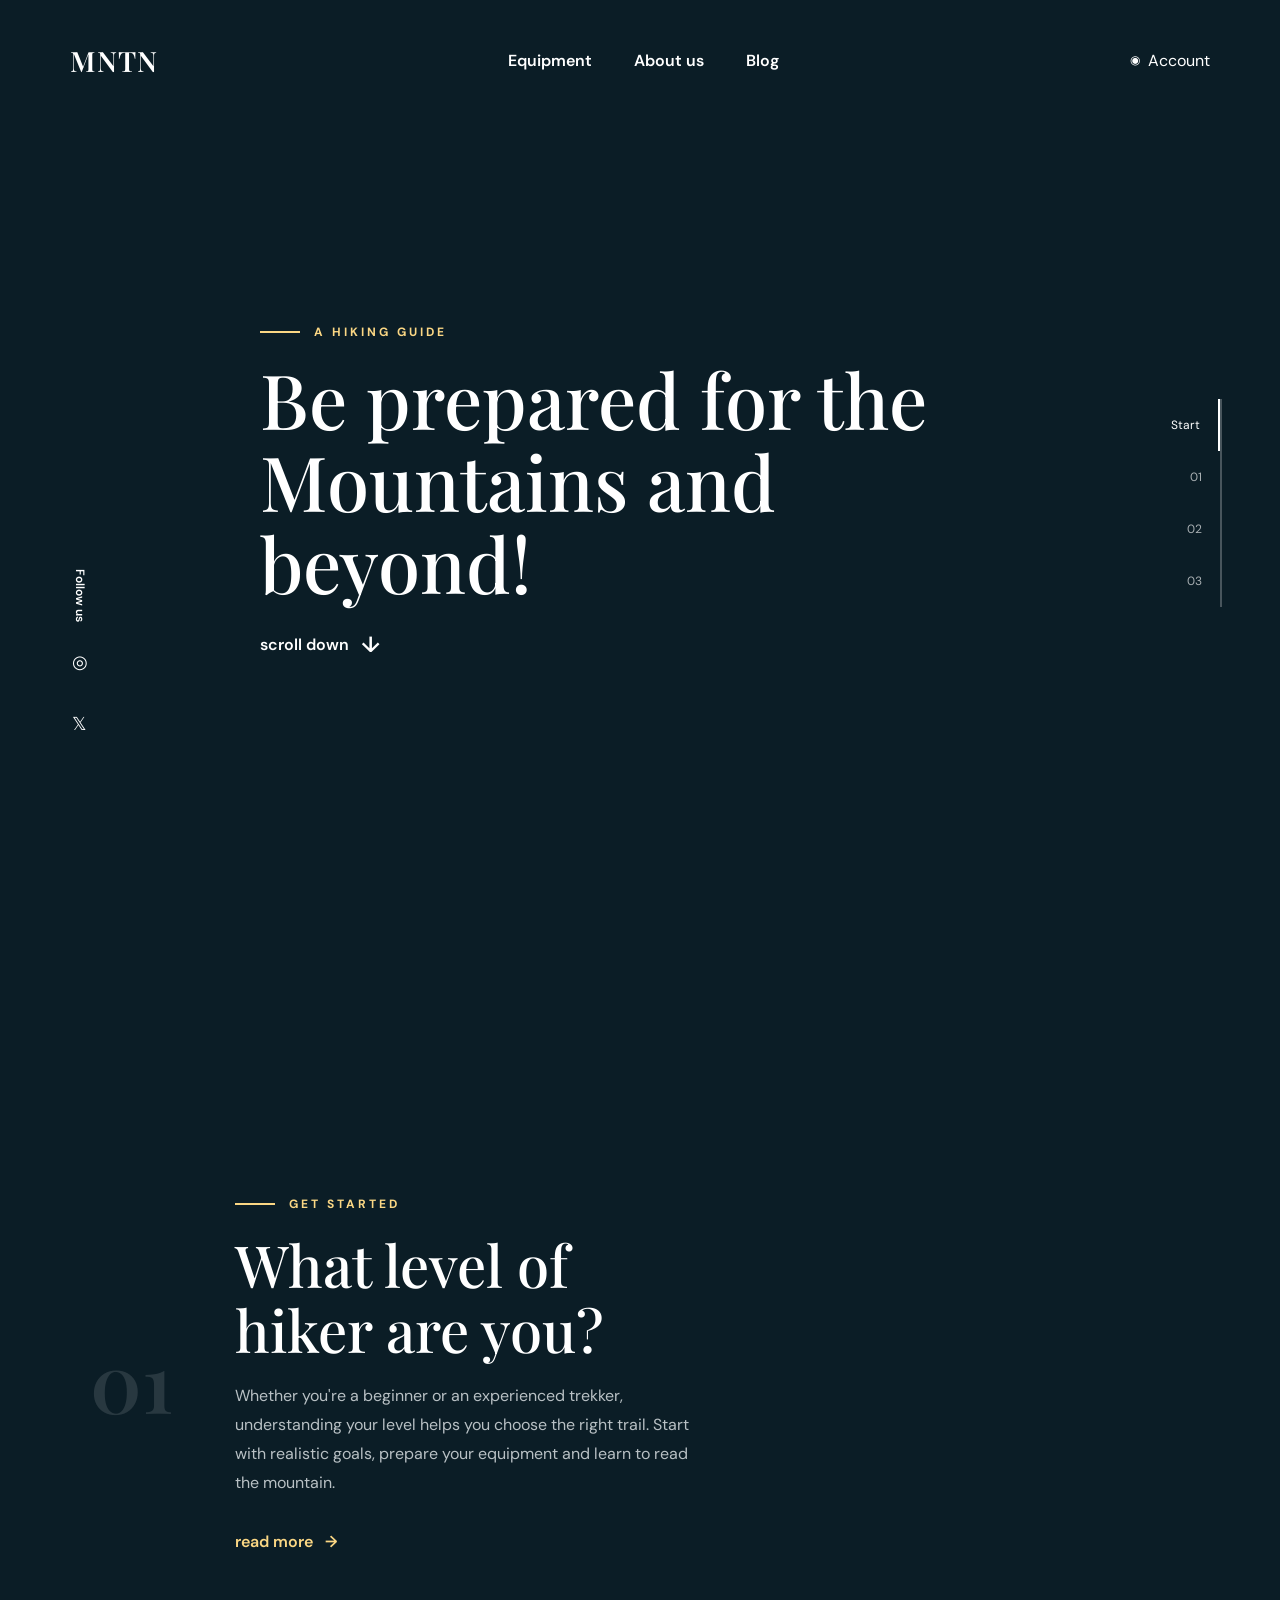
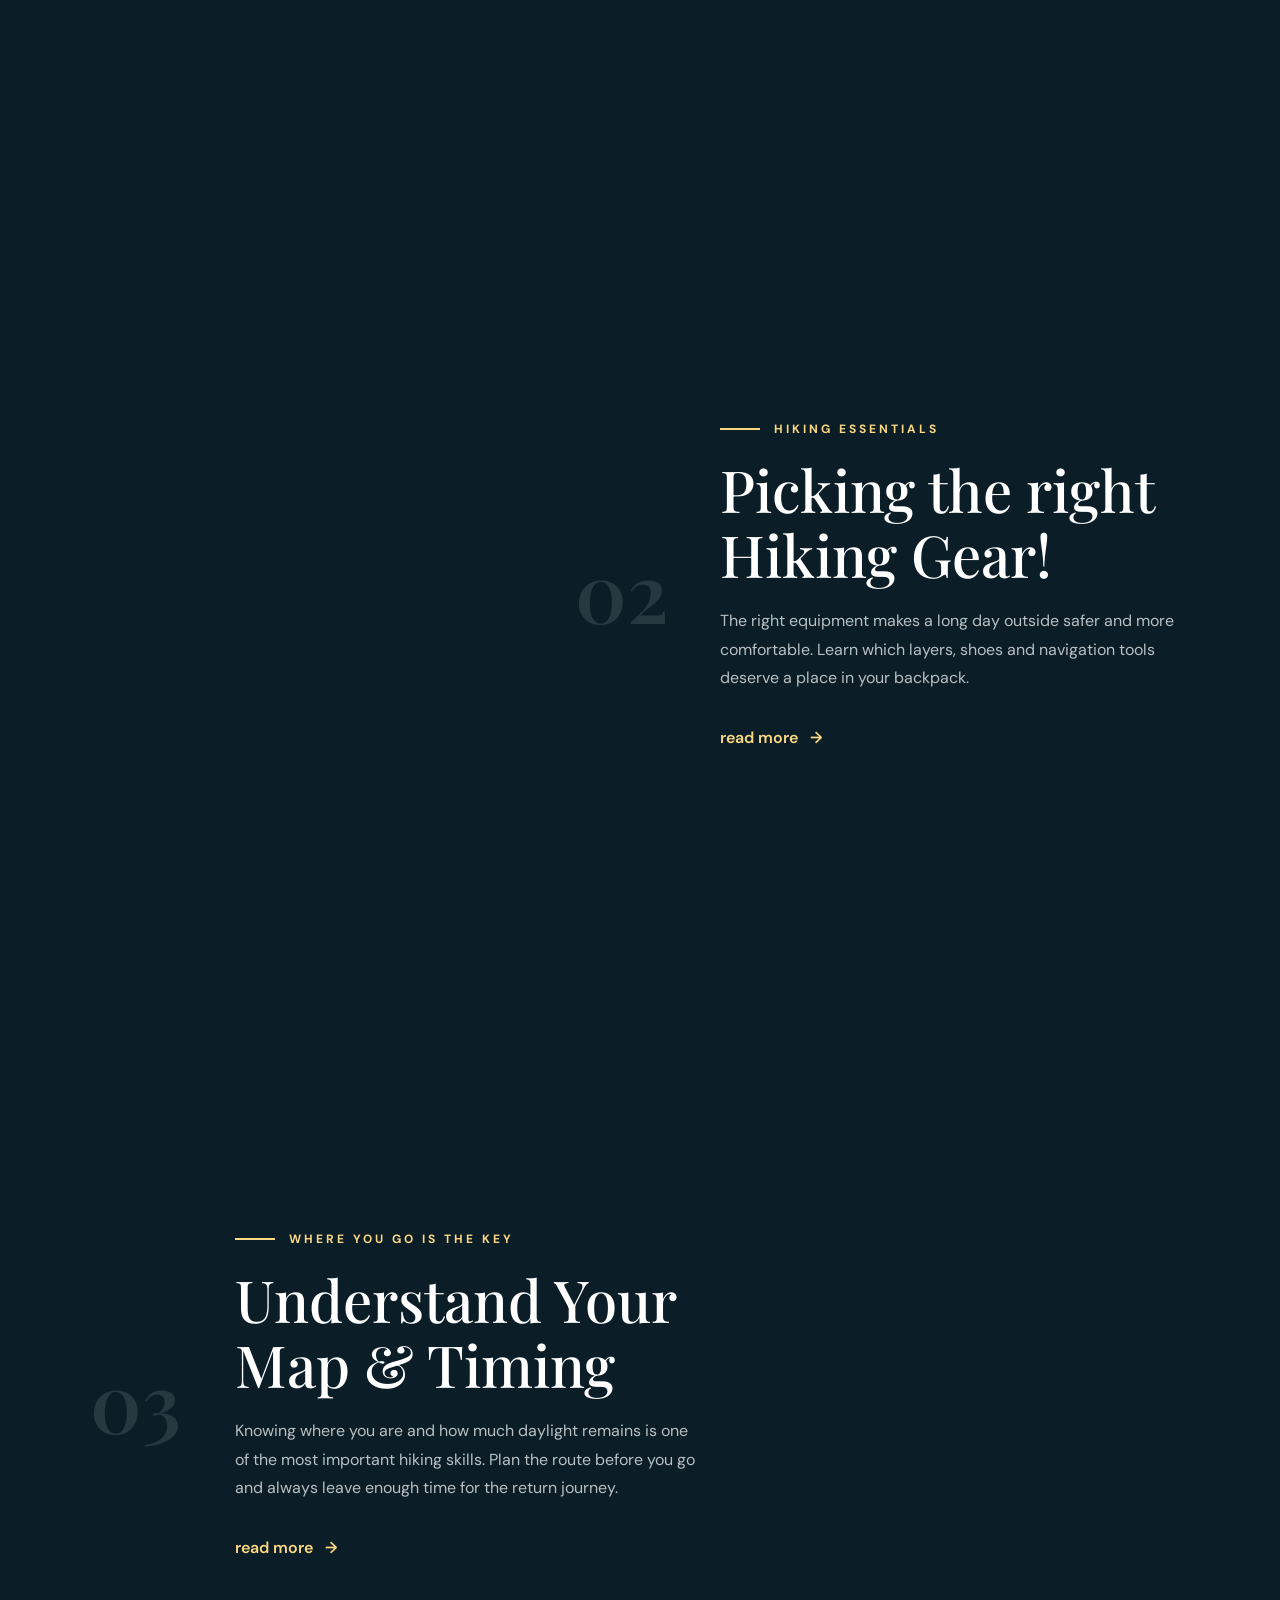
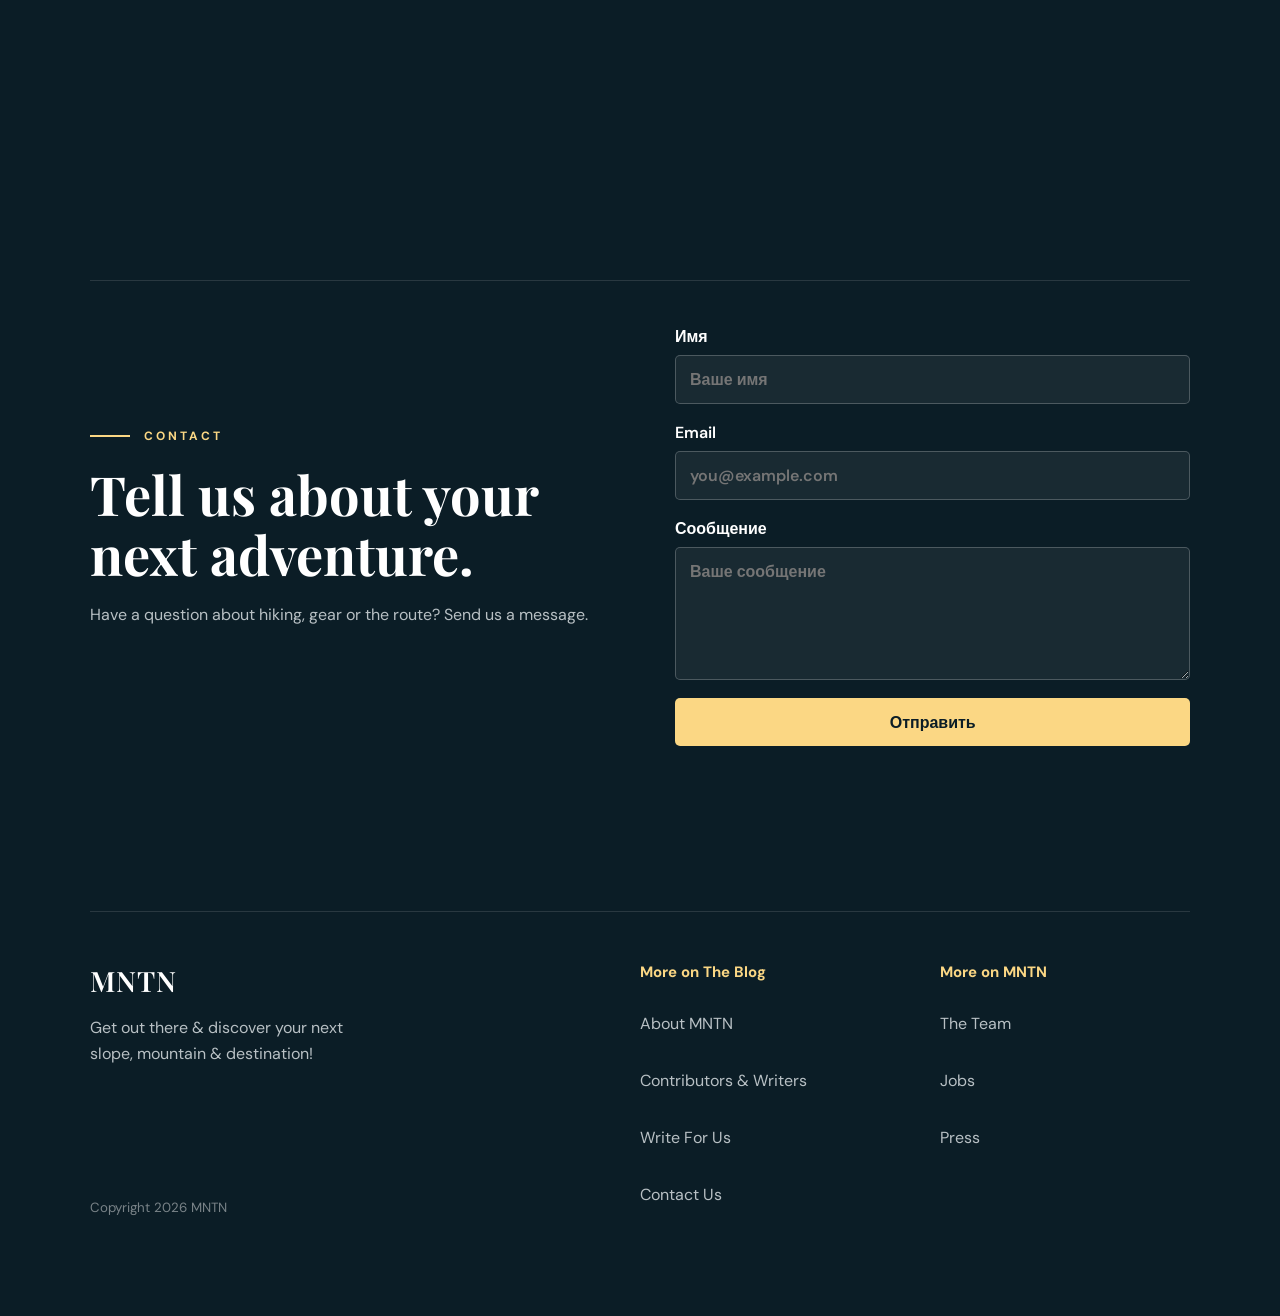
<file: task2/index.html>
<!DOCTYPE html>
<html lang="ru">
<head>
    <meta charset="UTF-8">
    <meta name="viewport" content="width=device-width, initial-scale=1.0">
    <title>MNTN — Hiking Guide</title>
    <link rel="preconnect" href="https://fonts.googleapis.com">
    <link rel="preconnect" href="https://fonts.gstatic.com" crossorigin>
    <link href="https://fonts.googleapis.com/css2?family=DM+Sans:wght@400;500;600;700&family=Playfair+Display:wght@500;600&display=swap" rel="stylesheet">
    <link rel="stylesheet" href="style.css">
</head>
<body>

<header class="site-header">
    <a class="logo" href="#">MNTN</a>

    <nav class="main-nav" aria-label="Основная навигация">
        <a href="#equipment">Equipment</a>
        <a href="#about">About us</a>
        <a href="#blog">Blog</a>
    </nav>

    <a class="account" href="#contact">
        <span class="account-icon">◉</span>
        Account
    </a>

    <button class="burger" aria-label="Открыть меню">
        <span></span><span></span><span></span>
    </button>
</header>

<main>
    <section class="hero" id="blog">
        <div class="hero-bg hero-bg-back"></div>
        <div class="hero-bg hero-bg-middle"></div>
        <div class="hero-bg hero-bg-front"></div>
        <div class="hero-overlay"></div>

        <div class="hero-content">
            <div class="eyebrow"><span></span>A HIKING GUIDE</div>
            <h1>Be prepared for the Mountains and beyond!</h1>
            <a class="scroll-link" href="#equipment">scroll down <span>↓</span></a>
        </div>

        <div class="social">
            <span>Follow us</span>
            <a href="#">◎</a>
            <a href="#">𝕏</a>
        </div>

        <div class="slider-nav" aria-hidden="true">
            <span class="active">Start</span>
            <span>01</span>
            <span>02</span>
            <span>03</span>
        </div>
    </section>

    <section class="content-grid" id="equipment">

        <article class="guide-card">
            <div class="card-number">01</div>
            <div class="card-text">
                <div class="eyebrow"><span></span>GET STARTED</div>
                <h2>What level of hiker are you?</h2>
                <p>
                    Whether you're a beginner or an experienced trekker, understanding
                    your level helps you choose the right trail. Start with realistic
                    goals, prepare your equipment and learn to read the mountain.
                </p>
                <a class="read-more" href="#">read more <span>→</span></a>
            </div>
            <div class="card-image image-one" role="img" aria-label="Hiker in the mountains"></div>
        </article>

        <article class="guide-card reverse" id="about">
            <div class="card-number">02</div>
            <div class="card-text">
                <div class="eyebrow"><span></span>HIKING ESSENTIALS</div>
                <h2>Picking the right Hiking Gear!</h2>
                <p>
                    The right equipment makes a long day outside safer and more
                    comfortable. Learn which layers, shoes and navigation tools
                    deserve a place in your backpack.
                </p>
                <a class="read-more" href="#">read more <span>→</span></a>
            </div>
            <div class="card-image image-two" role="img" aria-label="Mountain hiking landscape"></div>
        </article>

        <article class="guide-card">
            <div class="card-number">03</div>
            <div class="card-text">
                <div class="eyebrow"><span></span>WHERE YOU GO IS THE KEY</div>
                <h2>Understand Your Map & Timing</h2>
                <p>
                    Knowing where you are and how much daylight remains is one of
                    the most important hiking skills. Plan the route before you go
                    and always leave enough time for the return journey.
                </p>
                <a class="read-more" href="#">read more <span>→</span></a>
            </div>
            <div class="card-image image-three" role="img" aria-label="Hiker looking at mountains"></div>
        </article>

    </section>

    <section class="contact-section" id="contact">
        <div class="contact-copy">
            <div class="eyebrow"><span></span>CONTACT</div>
            <h2>Tell us about your next adventure.</h2>
            <p>Have a question about hiking, gear or the route? Send us a message.</p>
        </div>

        <form class="contact-form">
            <label>
                Имя
                <input type="text" name="name" placeholder="Ваше имя">
            </label>
            <label>
                Email
                <input type="email" name="email" placeholder="you@example.com">
            </label>
            <label>
                Сообщение
                <textarea name="message" rows="5" placeholder="Ваше сообщение"></textarea>
            </label>
            <button type="submit">Отправить</button>
        </form>
    </section>
</main>

<footer class="footer">
    <div>
        <a class="logo" href="#">MNTN</a>
        <p>Get out there & discover your next slope, mountain & destination!</p>
        <small>Copyright 2026 MNTN</small>
    </div>

    <div class="footer-column">
        <h3>More on The Blog</h3>
        <a href="#">About MNTN</a>
        <a href="#">Contributors & Writers</a>
        <a href="#">Write For Us</a>
        <a href="#">Contact Us</a>
    </div>

    <div class="footer-column">
        <h3>More on MNTN</h3>
        <a href="#">The Team</a>
        <a href="#">Jobs</a>
        <a href="#">Press</a>
    </div>
</footer>

</body>
</html>
</file>
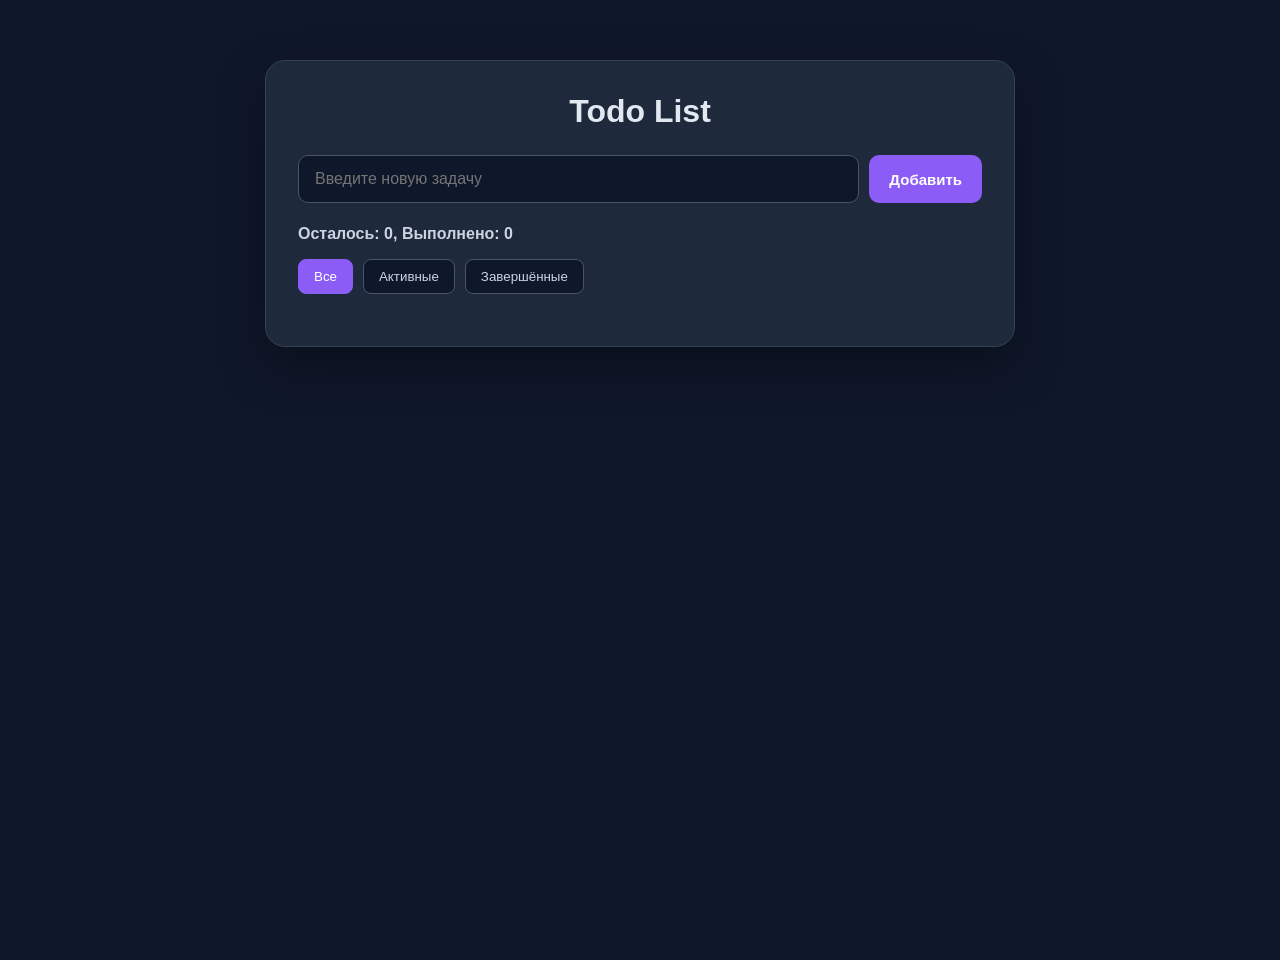
<file: task3/index.html>
<!DOCTYPE html>
<html lang="ru">
<head>
    <meta charset="UTF-8">
    <meta name="viewport" content="width=device-width, initial-scale=1.0">

    <title>Todo List</title>

    <link rel="stylesheet" href="style.css">
    <script src="script.js" defer></script>
</head>

<body>

    <main class="container">

        <h1>Todo List</h1>

        <form id="todoForm" class="todo-form">
            <input
                type="text"
                id="todoInput"
                placeholder="Введите новую задачу"
            >

            <button type="submit">Добавить</button>
        </form>

        <p id="counter" class="counter">
            Осталось: 0, Выполнено: 0
        </p>

        <div class="filters">
            <button type="button" class="filter-btn active" data-filter="all">
                Все
            </button>

            <button type="button" class="filter-btn" data-filter="active">
                Активные
            </button>

            <button type="button" class="filter-btn" data-filter="completed">
                Завершённые
            </button>
        </div>

        <ul id="todoList" class="todo-list"></ul>

    </main>

</body>
</html>
</file>
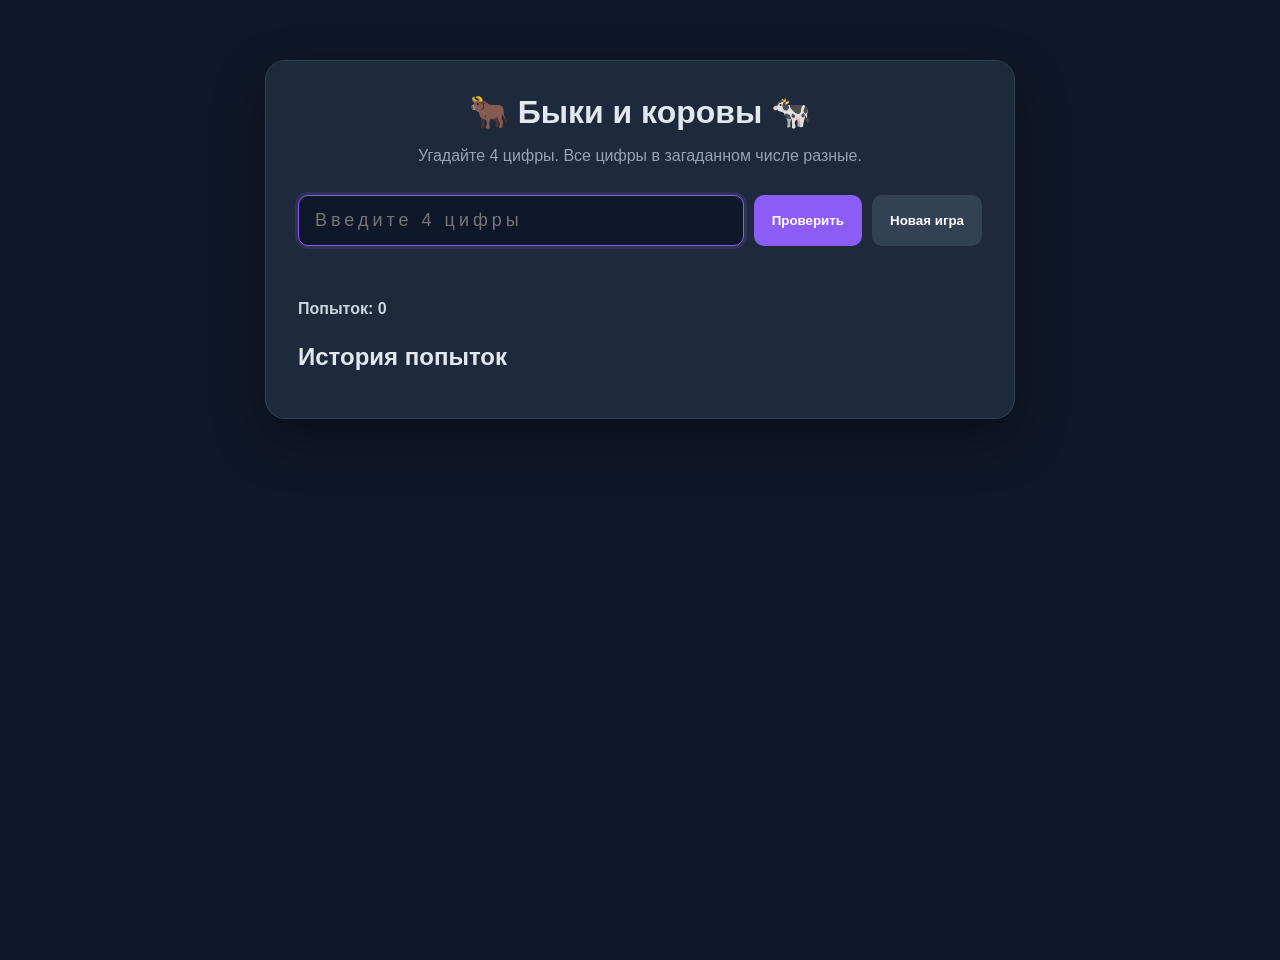
<file: task4/index.html>
<!DOCTYPE html>
<html lang="ru">
<head>
    <meta charset="UTF-8">
    <meta name="viewport" content="width=device-width, initial-scale=1.0">

    <title>Быки и коровы</title>

    <link rel="stylesheet" href="style.css">
    <script src="script.js" defer></script>
</head>

<body>

    <main class="container">

        <h1>🐂 Быки и коровы 🐄</h1>

        <p class="description">
            Угадайте 4 цифры. Все цифры в загаданном числе разные.
        </p>

        <div class="game-controls">
            <input
                type="text"
                id="guessInput"
                maxlength="4"
                inputmode="numeric"
                placeholder="Введите 4 цифры"
            >

            <button id="checkButton" type="button">
                Проверить
            </button>

            <button id="newGameButton" class="new-game-btn" type="button">
                Новая игра
            </button>
        </div>

        <p id="message" class="message"></p>

        <div class="stats">
            Попыток: <span id="attemptsCount">0</span>
        </div>

        <h2>История попыток</h2>

        <ul id="historyList" class="history-list"></ul>

    </main>

</body>
</html>
</file>
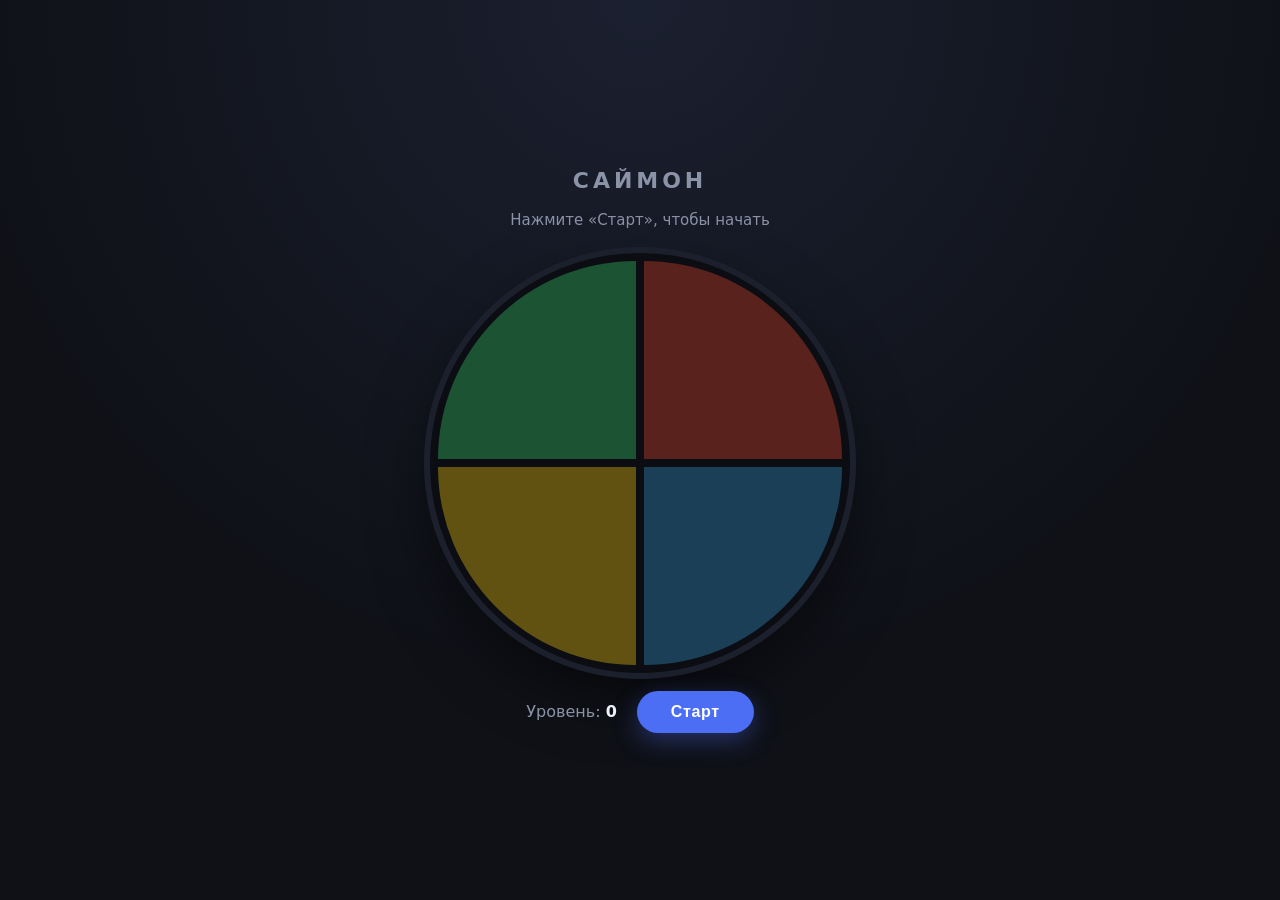
<file: task5/index.html>
<!DOCTYPE html>
<html lang="ru">
<head>
  <meta charset="UTF-8">
  <meta name="viewport" content="width=device-width, initial-scale=1.0">
  <title>Лабораторная №5 — Саймон</title>
  <link rel="stylesheet" href="style.css">
  <script src="script.js" defer></script>
</head>
<body>
  <main class="game">
    <h1>Саймон</h1>

    <p class="status" id="status" aria-live="polite">
      Нажмите «Старт», чтобы начать
    </p>

    <!-- 4 сектора: сетка 2×2, скруглённые в четверть круга -->
    <div class="board" id="board" role="group" aria-label="Игровое поле">
      <button type="button" class="pad" data-index="0" aria-label="Зелёный сектор"></button>
      <button type="button" class="pad" data-index="1" aria-label="Красный сектор"></button>
      <button type="button" class="pad" data-index="2" aria-label="Жёлтый сектор"></button>
      <button type="button" class="pad" data-index="3" aria-label="Синий сектор"></button>
    </div>

    <div class="panel">
      <p class="level">Уровень: <span id="level">0</span></p>
      <button type="button" class="start-btn" id="start-btn">Старт</button>
    </div>
  </main>
</body>
</html>
</file>
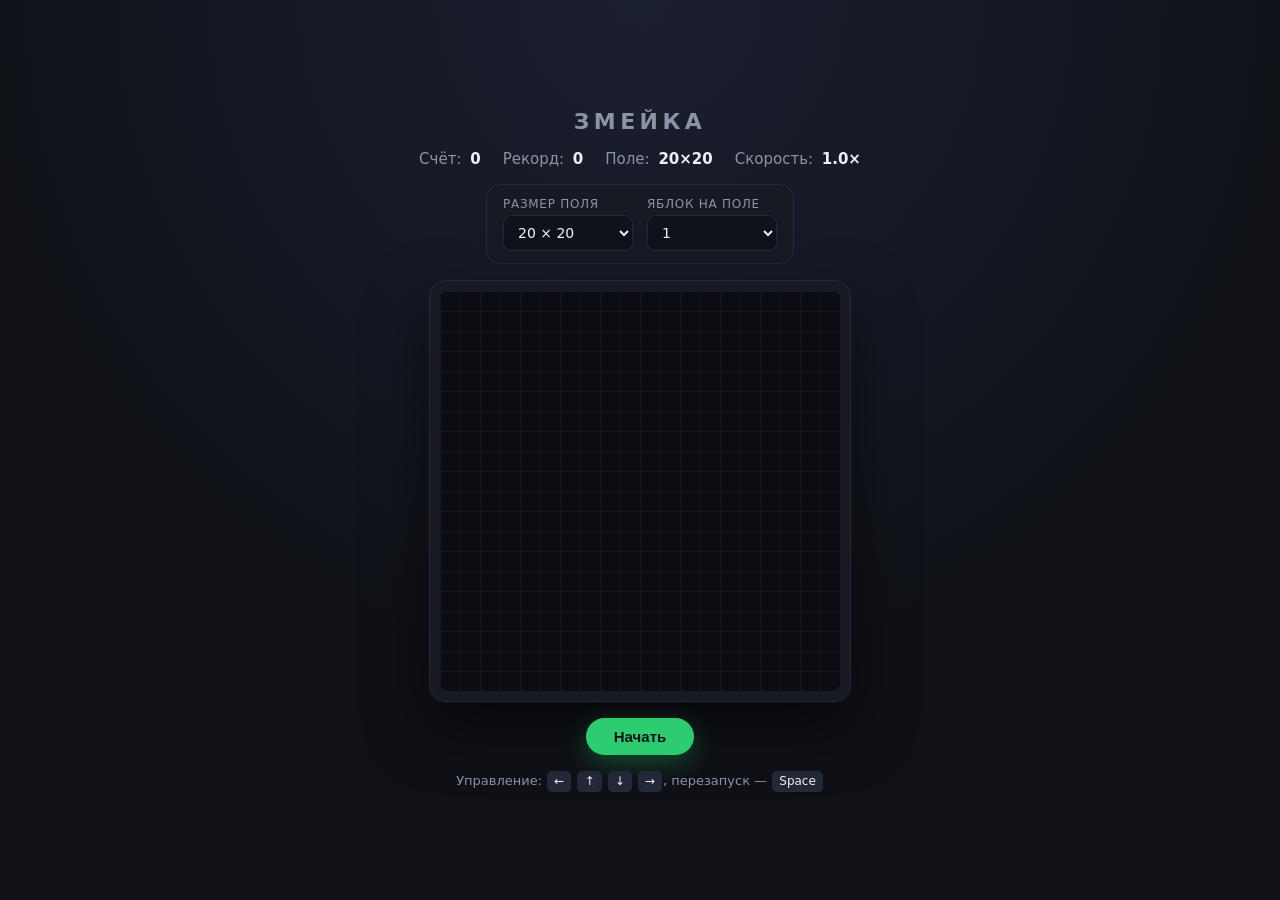
<file: task6/index.html>
<!DOCTYPE html>
<html lang="ru">
<head>
  <meta charset="UTF-8">
  <meta name="viewport" content="width=device-width, initial-scale=1.0">
  <title>Лабораторная №6 — Змейка</title>
  <link rel="stylesheet" href="style.css">
  <script src="script.js" defer></script>
</head>
<body>
  <main class="game">
    <h1>Змейка</h1>

    <div class="hud">
      <span class="hud__item">Счёт: <b id="score">0</b></span>
      <span class="hud__item">Рекорд: <b id="best">0</b></span>
      <span class="hud__item">Поле: <b id="field">20×20</b></span>
      <span class="hud__item">Скорость: <b id="speed">1.0×</b></span>
    </div>

    <!-- Настройки партии. Применяются при нажатии «Старт» -->
    <div class="settings" id="settings">
      <label class="setting">
        <span class="setting__label">Размер поля</span>
        <select id="size-select" class="setting__select">
          <option value="10">10 × 10</option>
          <option value="15">15 × 15</option>
          <option value="20" selected>20 × 20</option>
          <option value="25">25 × 25</option>
          <option value="30">30 × 30</option>
        </select>
      </label>

      <label class="setting">
        <span class="setting__label">Яблок на поле</span>
        <select id="apples-select" class="setting__select">
          <option value="1" selected>1</option>
          <option value="2">2</option>
          <option value="3">3</option>
          <option value="5">5</option>
          <option value="8">8</option>
        </select>
      </label>
    </div>

    <div class="canvas-wrap">
      <canvas id="canvas" width="400" height="400"></canvas>
    </div>

    <div class="controls">
      <button type="button" id="restart" class="btn">Начать</button>
    </div>

    <p class="hint">
      Управление: <kbd>←</kbd> <kbd>↑</kbd> <kbd>↓</kbd> <kbd>→</kbd>,
      перезапуск — <kbd>Space</kbd>
    </p>
  </main>
</body>
</html>
</file>
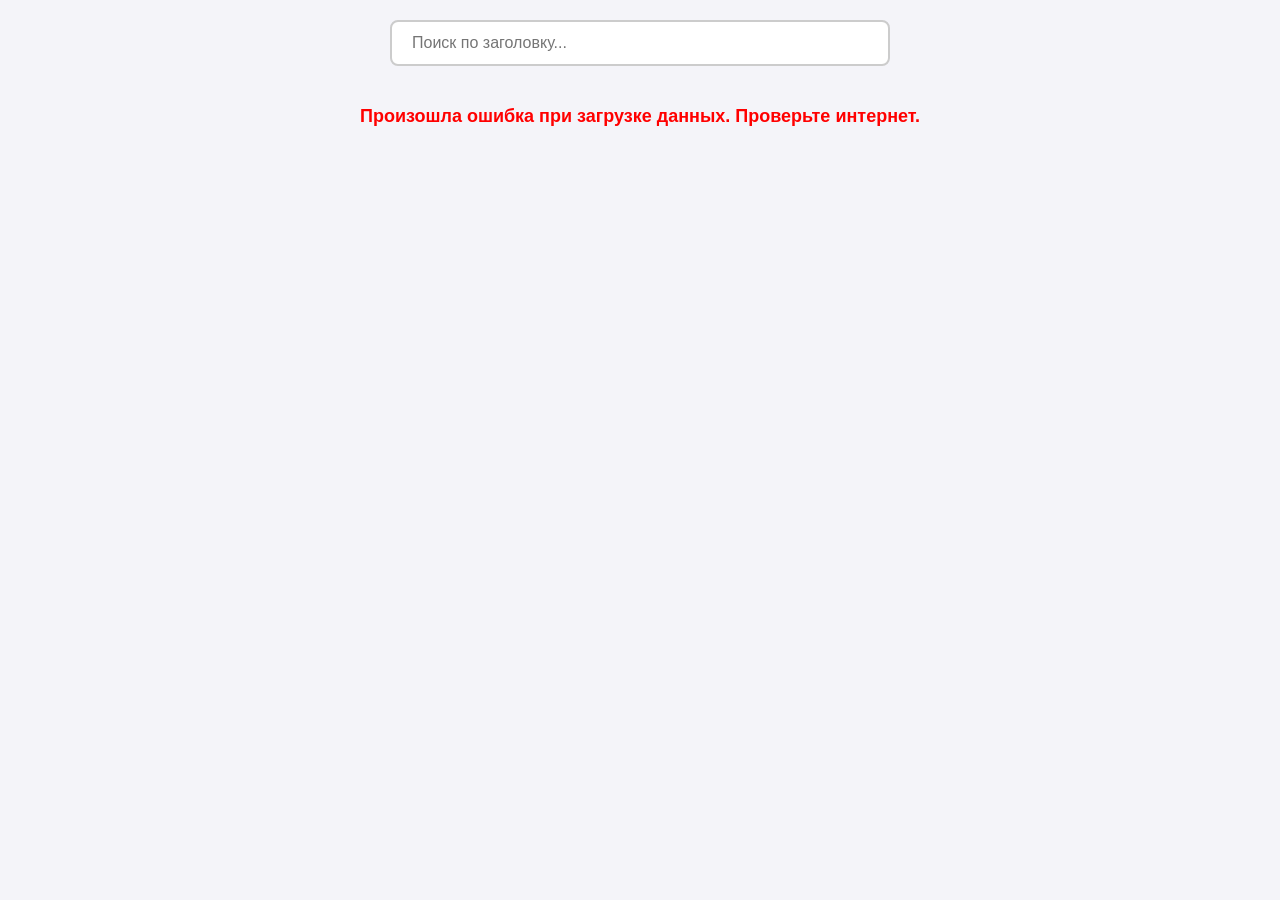
<file: task7/index.html>
<!DOCTYPE html>
<html lang="ru">
<head>
    <meta charset="UTF-8">
    <meta name="viewport" content="width=device-width, initial-scale=1.0">
    <title>Лаба 7: Бесконечный скролл</title>
    <link rel="stylesheet" href="style.css">
</head>
<body>

    <div class="controls">
        <input type="text" id="search-input" placeholder="Поиск по заголовку...">
    </div>

    <div id="posts-container" class="posts-grid"></div>

    <!-- Индикатор загрузки -->
    <div id="loader" class="loader hidden">Загрузка...</div>

    <!-- Сообщение об ошибке или конце данных -->
    <div id="message" class="message hidden"></div>

    <!-- Элемент-маркер для IntersectionObserver -->
    <div id="sentinel"></div>

    <script src="script.js"></script>
</body>
</html>
</file>
<file: task2/style.css>
/* =========================================================
   MNTN landing page — лабораторная работа
   Mobile First: базовые стили -> 768px -> 1200px
   Grid используется для крупных блоков,
   Flexbox — внутри компонентов.
   ========================================================= */

:root {
    --bg: #0b1d26;
    --white: #fff;
    --muted: #b8c0c4;
    --gold: #fbd784;
    --max-width: 1200px;
}

* {
    box-sizing: border-box;
}

html {
    scroll-behavior: smooth;
}

body {
    margin: 0;
    min-width: 320px;
    background: var(--bg);
    color: var(--white);
    font-family: "DM Sans", Arial, sans-serif;
    overflow-x: hidden;
}

a {
    color: inherit;
    text-decoration: none;
}

.site-header {
    position: absolute;
    z-index: 20;
    top: 0;
    left: 0;
    width: 100%;
    min-height: 80px;
    padding: 20px;
    display: flex;
    align-items: center;
    justify-content: space-between;
}

.logo {
    font-family: "Playfair Display", Georgia, serif;
    font-size: 24px;
    font-weight: 600;
    letter-spacing: .04em;
}

.main-nav,
.account {
    display: none;
}

.burger {
    width: 48px;
    height: 48px;
    padding: 10px;
    border: 0;
    border-radius: 8px;
    background: rgba(0, 0, 0, .25);
    display: flex;
    flex-direction: column;
    justify-content: center;
    align-items: center;
    gap: 5px;
}

.burger span {
    display: block;
    width: 24px;
    height: 2px;
    background: var(--white);
}

.hero {
    position: relative;
    min-height: 720px;
    display: grid;
    place-items: center;
    overflow: hidden;
}

.hero-bg {
    position: absolute;
    inset: 0;
    background-position: center;
    background-repeat: no-repeat;
    background-size: cover;
}

.hero-bg-back {
    background-image: url("https://res.cloudinary.com/coderabbi/image/upload/v1641892210/MNTN--figma/bg-layer-1_e7t1bk.png");
    background-position: center top;
    opacity: .85;
}

.hero-bg-middle {
    background-image: url("https://res.cloudinary.com/coderabbi/image/upload/v1641892219/MNTN--figma/bg-layer-3_xvue3k.png");
    background-position: center 35%;
}

.hero-bg-front {
    background-image: url("https://res.cloudinary.com/coderabbi/image/upload/v1641892216/MNTN--figma/bg-layer-4_upuiaw.png");
    background-position: center bottom;
}

.hero-overlay {
    position: absolute;
    inset: 0;
    background:
        linear-gradient(180deg, rgba(11,29,38,.25), rgba(11,29,38,.08) 45%, var(--bg) 100%),
        linear-gradient(90deg, rgba(11,29,38,.2), transparent 60%);
}

.hero-content {
    position: relative;
    z-index: 4;
    width: min(90%, 850px);
    margin-top: 60px;
    display: flex;
    flex-direction: column;
    gap: 18px;
}

.eyebrow {
    display: flex;
    align-items: center;
    gap: 14px;
    color: var(--gold);
    font-size: 12px;
    font-weight: 700;
    letter-spacing: 3px;
}

.eyebrow span {
    width: 40px;
    height: 2px;
    background: var(--gold);
}

.hero h1 {
    margin: 0;
    max-width: 800px;
    font-family: "Playfair Display", Georgia, serif;
    font-size: clamp(40px, 10vw, 82px);
    line-height: 1.08;
    font-weight: 500;
}

.scroll-link {
    width: fit-content;
    min-height: 44px;
    display: flex;
    align-items: center;
    gap: 12px;
    font-weight: 600;
}

.scroll-link span {
    font-size: 22px;
}

.social,
.slider-nav {
    display: none;
}

.content-grid {
    width: min(90%, var(--max-width));
    margin: 0 auto;
    padding: 70px 0 20px;
    display: grid;
    grid-template-columns: 1fr;
    gap: 90px;
}

.guide-card {
    display: grid;
    grid-template-columns: 1fr;
    gap: 30px;
}

.card-number {
    font-family: "Playfair Display", Georgia, serif;
    font-size: 64px;
    line-height: 1;
    color: rgba(255,255,255,.12);
    font-weight: 600;
}

.card-text {
    display: flex;
    flex-direction: column;
    align-items: flex-start;
}

.card-text h2 {
    margin: 20px 0;
    font-family: "Playfair Display", Georgia, serif;
    font-size: clamp(32px, 7vw, 54px);
    line-height: 1.12;
    font-weight: 500;
}

.card-text p {
    margin: 0 0 22px;
    max-width: 600px;
    color: var(--muted);
    font-size: 15px;
    line-height: 1.8;
}

.read-more {
    min-height: 44px;
    display: flex;
    align-items: center;
    gap: 12px;
    color: var(--gold);
    font-weight: 600;
    transition: transform .25s ease, color .25s ease;
}

.read-more:hover,
.read-more:focus {
    color: var(--white);
    transform: translateX(6px);
}

.card-image {
    min-height: 390px;
    background-size: cover;
    background-position: center;
    border-radius: 2px;
    transition: transform .35s ease;
}

.card-image:hover {
    transform: scale(1.015);
}

.image-one {
    background-image: url("https://images.unsplash.com/photo-1464822759023-fed622ff2c3b?auto=format&fit=crop&w=1000&q=85");
}

.image-two {
    background-image: url("https://images.unsplash.com/photo-1551632811-561732d1e306?auto=format&fit=crop&w=1000&q=85");
}

.image-three {
    background-image: url("https://images.unsplash.com/photo-1464278533981-50106e6176b1?auto=format&fit=crop&w=1000&q=85");
}

.contact-section {
    width: min(90%, var(--max-width));
    margin: 90px auto;
    padding: 45px 0;
    display: grid;
    grid-template-columns: 1fr;
    gap: 40px;
    border-top: 1px solid rgba(255,255,255,.12);
}

.contact-copy h2 {
    margin: 20px 0 15px;
    max-width: 620px;
    font-family: "Playfair Display", Georgia, serif;
    font-size: clamp(34px, 7vw, 54px);
    line-height: 1.12;
}

.contact-copy p {
    color: var(--muted);
    line-height: 1.7;
}

.contact-form {
    display: flex;
    flex-direction: column;
    gap: 18px;
}

.contact-form label {
    display: flex;
    flex-direction: column;
    gap: 8px;
    font-weight: 600;
}

.contact-form input,
.contact-form textarea {
    width: 100%;
    min-height: 48px;
    padding: 13px 14px;
    border: 1px solid rgba(255,255,255,.22);
    border-radius: 5px;
    outline: none;
    color: var(--white);
    background: rgba(255,255,255,.06);
    font: inherit;
    resize: vertical;
    transition: border-color .2s ease, background .2s ease, box-shadow .2s ease;
}

.contact-form textarea {
    min-height: 130px;
}

.contact-form input:hover,
.contact-form textarea:hover {
    background: rgba(255,255,255,.09);
}

.contact-form input:focus,
.contact-form textarea:focus {
    border-color: var(--gold);
    box-shadow: 0 0 0 3px rgba(251,215,132,.12);
}

.contact-form button {
    width: 100%;
    min-height: 48px;
    border: 0;
    border-radius: 5px;
    cursor: pointer;
    color: var(--bg);
    background: var(--gold);
    font: inherit;
    font-weight: 700;
    transition: transform .2s ease, background .2s ease;
}

.contact-form button:hover,
.contact-form button:focus {
    background: #fff;
    transform: translateY(-2px);
}

.footer {
    width: min(90%, var(--max-width));
    margin: 0 auto;
    padding: 50px 0 70px;
    border-top: 1px solid rgba(255,255,255,.12);
    display: grid;
    grid-template-columns: 1fr;
    gap: 45px;
}

.footer > div:first-child {
    display: flex;
    flex-direction: column;
    align-items: flex-start;
}

.footer p {
    max-width: 280px;
    color: var(--muted);
    line-height: 1.6;
}

.footer small {
    margin-top: auto;
    color: rgba(255,255,255,.45);
}

.footer-column {
    display: flex;
    flex-direction: column;
    gap: 13px;
}

.footer-column h3 {
    margin: 0 0 6px;
    color: var(--gold);
    font-size: 15px;
}

.footer-column a {
    min-height: 44px;
    display: flex;
    align-items: center;
    color: var(--muted);
    transition: color .2s ease;
}

.footer-column a:hover,
.footer-column a:focus {
    color: var(--white);
}

/* =========================
   TABLET: 768px+
   ========================= */
@media (min-width: 768px) {
    .site-header {
        padding: 32px 5%;
    }

    .burger {
        display: none;
    }

    .main-nav {
        display: flex;
        align-items: center;
        gap: 34px;
        font-weight: 600;
    }

    .main-nav a,
    .account {
        min-height: 44px;
        display: flex;
        align-items: center;
    }

    .main-nav a {
        transition: color .2s ease;
    }

    .main-nav a:hover,
    .main-nav a:focus {
        color: var(--gold);
    }

    .account {
        gap: 8px;
    }

    .account-icon {
        font-size: 12px;
    }

    .hero {
        min-height: 900px;
    }

    .hero-content {
        width: min(82%, 950px);
        margin-top: 20px;
    }

    .social {
        position: absolute;
        z-index: 5;
        left: 3%;
        bottom: 24%;
        display: flex;
        flex-direction: column;
        align-items: center;
        gap: 18px;
    }

    .social span {
        writing-mode: vertical-rl;
        font-size: 12px;
        font-weight: 600;
    }

    .social a {
        width: 44px;
        height: 44px;
        display: grid;
        place-items: center;
        font-size: 18px;
    }

    .slider-nav {
        position: absolute;
        z-index: 5;
        right: 3%;
        top: 36%;
        display: flex;
        flex-direction: column;
        gap: 0;
        border-right: 2px solid rgba(255,255,255,.25);
    }

    .slider-nav span {
        width: 70px;
        height: 52px;
        padding-right: 18px;
        display: flex;
        justify-content: flex-end;
        align-items: center;
        color: rgba(255,255,255,.65);
        font-size: 12px;
    }

    .slider-nav .active {
        color: var(--white);
        border-right: 2px solid var(--white);
        margin-right: -2px;
    }

    .content-grid {
        gap: 140px;
        padding-top: 20px;
    }

    .guide-card {
        grid-template-columns: 80px 1fr 42%;
        align-items: center;
        gap: 30px;
    }

    .guide-card.reverse {
        grid-template-columns: 42% 80px 1fr;
    }

    .guide-card.reverse .card-image {
        grid-column: 1;
        grid-row: 1;
    }

    .guide-card.reverse .card-number {
        grid-column: 2;
        grid-row: 1;
    }

    .guide-card.reverse .card-text {
        grid-column: 3;
        grid-row: 1;
    }

    .card-image {
        min-height: 520px;
    }

    .contact-section {
        grid-template-columns: 1fr 1fr;
        align-items: center;
        gap: 70px;
    }

    .footer {
        grid-template-columns: 2fr 1fr 1fr;
        gap: 50px;
    }
}

/* =========================
   DESKTOP: 1200px+
   ========================= */
@media (min-width: 1200px) {
    .site-header {
        padding: 38px 5.5%;
    }

    .logo {
        font-size: 28px;
    }

    .main-nav {
        gap: 42px;
    }

    .hero {
        min-height: 1050px;
    }

    .hero-content {
        width: 760px;
        transform: translateY(-40px);
    }

    .hero h1 {
        font-size: 76px;
    }

    .social {
        left: 4.5%;
        bottom: 29%;
    }

    .slider-nav {
        right: 4.5%;
        top: 38%;
    }

    .content-grid {
        width: min(86%, 1250px);
        gap: 190px;
    }

    .guide-card {
        grid-template-columns: 100px 1fr 40%;
        gap: 45px;
    }

    .guide-card.reverse {
        grid-template-columns: 40% 100px 1fr;
    }

    .card-number {
        font-size: 82px;
    }

    .card-text h2 {
        font-size: 58px;
    }

    .card-text p {
        max-width: 620px;
        font-size: 16px;
    }

    .card-image {
        min-height: 620px;
    }

    .contact-section {
        width: min(86%, 1250px);
        margin-top: 150px;
        margin-bottom: 120px;
    }

    .footer {
        width: min(86%, 1250px);
        padding-bottom: 100px;
    }
}
</file>
<file: task3/style.css>
* {
    box-sizing: border-box;
}

body {
    margin: 0;
    min-height: 100vh;
    font-family: Arial, sans-serif;
    background: #0f172a;
    color: #e2e8f0;
}

.container {
    width: min(750px, 92%);
    margin: 60px auto;
    padding: 32px;
    background: #1e293b;
    border: 1px solid #334155;
    border-radius: 20px;
    box-shadow: 0 20px 50px rgba(0, 0, 0, 0.35);
}

h1 {
    margin: 0 0 25px;
    text-align: center;
    font-size: 32px;
}

.todo-form {
    display: flex;
    gap: 10px;
}

.todo-form input {
    flex: 1;
    padding: 14px 16px;
    font-size: 16px;
    color: #e2e8f0;
    background: #0f172a;
    border: 1px solid #475569;
    border-radius: 10px;
    outline: none;
}

.todo-form input:focus {
    border-color: #8b5cf6;
    box-shadow: 0 0 0 3px rgba(139, 92, 246, 0.15);
}

.todo-form button {
    padding: 14px 20px;
    border: none;
    border-radius: 10px;
    background: #8b5cf6;
    color: white;
    font-size: 15px;
    font-weight: bold;
    cursor: pointer;
    transition: 0.2s;
}

.todo-form button:hover {
    background: #7c3aed;
    transform: translateY(-1px);
}

.counter {
    margin: 22px 0 16px;
    font-weight: bold;
    color: #cbd5e1;
}

.filters {
    display: flex;
    gap: 10px;
    margin-bottom: 20px;
}

.filter-btn {
    padding: 9px 15px;
    border: 1px solid #475569;
    border-radius: 8px;
    background: #0f172a;
    color: #cbd5e1;
    cursor: pointer;
    transition: 0.2s;
}

.filter-btn:hover {
    border-color: #8b5cf6;
}

.filter-btn.active {
    background: #8b5cf6;
    border-color: #8b5cf6;
    color: white;
}

.todo-list {
    list-style: none;
    padding: 0;
    margin: 0;
}

.todo-item {
    display: flex;
    align-items: center;
    gap: 12px;

    margin-bottom: 12px;
    padding: 15px 16px;

    background: #0f172a;
    border-radius: 12px;

    border-left: 6px solid #facc15;

    transition: 0.2s;
}

.todo-item:hover {
    transform: translateX(3px);
}

/* В процессе */
.todo-item.in-progress {
    border-left-color: #facc15;
}

/* Выполнено */
.todo-item.done {
    border-left-color: #22c55e;
    background: #0f2418;
}

/* Провалено */
.todo-item.failed {
    border-left-color: #ef4444;
    background: #2a1517;
}

.todo-text {
    flex: 1;
    font-size: 16px;
}

.completed {
    text-decoration: line-through;
    opacity: 0.6;
}

.status-buttons {
    display: flex;
    gap: 6px;
}

.status-btn,
.delete-btn {
    padding: 7px 10px;
    border: none;
    border-radius: 7px;
    cursor: pointer;
    font-size: 13px;
}

.status-btn {
    background: #334155;
    color: #e2e8f0;
}

.status-btn:hover {
    background: #475569;
}

.delete-btn {
    background: #7f1d1d;
    color: #fecaca;
}

.delete-btn:hover {
    background: #991b1b;
}
</file>
<file: task4/style.css>
* {
    box-sizing: border-box;
}

body {
    margin: 0;
    min-height: 100vh;
    font-family: Arial, sans-serif;
    background: #0f172a;
    color: #e2e8f0;
}

.container {
    width: min(750px, 92%);
    margin: 60px auto;
    padding: 32px;
    background: #1e293b;
    border: 1px solid #334155;
    border-radius: 20px;
    box-shadow: 0 20px 50px rgba(0, 0, 0, 0.35);
}

h1 {
    margin: 0 0 10px;
    text-align: center;
    font-size: 32px;
}

.description {
    text-align: center;
    color: #94a3b8;
    margin-bottom: 30px;
}

.game-controls {
    display: flex;
    gap: 10px;
    flex-wrap: wrap;
}

.game-controls input {
    flex: 1;
    min-width: 180px;
    padding: 14px 16px;
    font-size: 18px;
    color: #e2e8f0;
    background: #0f172a;
    border: 1px solid #475569;
    border-radius: 10px;
    outline: none;
    letter-spacing: 4px;
}

.game-controls input:focus {
    border-color: #8b5cf6;
    box-shadow: 0 0 0 3px rgba(139, 92, 246, 0.15);
}

.game-controls button {
    padding: 14px 18px;
    border: none;
    border-radius: 10px;
    background: #8b5cf6;
    color: white;
    font-weight: bold;
    cursor: pointer;
    transition: 0.2s;
}

.game-controls button:hover {
    background: #7c3aed;
    transform: translateY(-1px);
}

.game-controls button:disabled {
    opacity: 0.5;
    cursor: not-allowed;
    transform: none;
}

.new-game-btn {
    background: #334155 !important;
}

.new-game-btn:hover {
    background: #475569 !important;
}

.message {
    min-height: 24px;
    margin: 20px 0 10px;
    font-weight: bold;
}

.message.error {
    color: #f87171;
}

.message.success {
    color: #4ade80;
}

.stats {
    margin: 10px 0 25px;
    color: #cbd5e1;
    font-weight: bold;
}

h2 {
    margin-bottom: 15px;
}

.history-list {
    list-style: none;
    padding: 0;
    margin: 0;
}

.history-item {
    display: flex;
    align-items: center;
    justify-content: space-between;

    padding: 14px 16px;
    margin-bottom: 10px;

    background: #0f172a;
    border: 1px solid #334155;
    border-radius: 10px;
}

.guess {
    font-size: 18px;
    font-weight: bold;
    letter-spacing: 3px;
}

.result {
    color: #cbd5e1;
}
</file>
<file: task5/style.css>
:root {
  --bg: #0f1117;
  --text: #eef1f8;
  --muted: #8b93a7;
  --accent: #4c6ef5;
  --accent-hover: #3b5bdb;

  --pad-green:  #2ecc71;
  --pad-red:    #e74c3c;
  --pad-yellow: #f1c40f;
  --pad-blue:   #3498db;
}

* { box-sizing: border-box; }

body {
  margin: 0;
  min-height: 100vh;
  padding: 24px 16px;
  display: flex;
  align-items: center;
  justify-content: center;
  font-family: system-ui, -apple-system, "Segoe UI", Roboto, Arial, sans-serif;
  color: var(--text);
  background: radial-gradient(circle at 50% 0%, #1b2030 0%, #0f1117 62%);
}

.game {
  width: 100%;
  max-width: 480px;
  display: flex;
  flex-direction: column;
  align-items: center;
  gap: 18px;
}

h1 {
  margin: 0;
  font-size: 22px;
  font-weight: 600;
  letter-spacing: .18em;
  text-transform: uppercase;
  color: var(--muted);
}

/* ---------- Статус ---------- */
.status {
  margin: 0;
  min-height: 24px;
  font-size: 15px;
  text-align: center;
  color: var(--muted);
}

/* ---------- Игровое поле ---------- */
.board {
  display: grid;
  grid-template-columns: 1fr 1fr;
  grid-template-rows: 1fr 1fr;
  gap: 8px;
  width: min(420px, 88vw);
  aspect-ratio: 1 / 1;
  padding: 8px;
  background: #0b0d13;
  border-radius: 50%;
  box-shadow:
    0 0 0 6px #1c202c,
    0 24px 60px rgba(0, 0, 0, .55);
}

/* Пока идёт показ или игра окончена — пады не реагируют на клики */
.board.is-locked { pointer-events: none; }

.board.is-shaking { animation: shake .4s ease; }

@keyframes shake {
  0%, 100% { transform: translateX(0); }
  20%      { transform: translateX(-8px); }
  40%      { transform: translateX(8px); }
  60%      { transform: translateX(-5px); }
  80%      { transform: translateX(5px); }
}

/* ---------- Секторы ---------- */
.pad {
  border: none;
  padding: 0;
  cursor: pointer;
  background: var(--pad-color, #888);
  filter: brightness(.42) saturate(.85);
  transition: filter .12s ease, box-shadow .12s ease;
  -webkit-tap-highlight-color: transparent;
  outline: none;
}

.pad[data-index="0"] {
  --pad-color: var(--pad-green);
  --pad-glow: 46, 204, 113;
  border-top-left-radius: 100%;
}
.pad[data-index="1"] {
  --pad-color: var(--pad-red);
  --pad-glow: 231, 76, 60;
  border-top-right-radius: 100%;
}
.pad[data-index="2"] {
  --pad-color: var(--pad-yellow);
  --pad-glow: 241, 196, 15;
  border-bottom-left-radius: 100%;
}
.pad[data-index="3"] {
  --pad-color: var(--pad-blue);
  --pad-glow: 52, 152, 219;
  border-bottom-right-radius: 100%;
}

/* Подсветка — и при показе компьютером, и при клике игрока */
.pad.active {
  filter: brightness(1.3) saturate(1.15);
  box-shadow: 0 0 30px 4px rgba(var(--pad-glow), .75);
}

.pad:focus-visible {
  outline: 3px solid #fff;
  outline-offset: -3px;
}

/* ---------- Панель управления ---------- */
.panel {
  display: flex;
  align-items: center;
  justify-content: center;
  gap: 20px;
  width: 100%;
}

.level {
  margin: 0;
  font-size: 16px;
  color: var(--muted);
}

.level span {
  color: var(--text);
  font-weight: 700;
}

.start-btn {
  padding: 12px 34px;
  font-size: 16px;
  font-weight: 600;
  letter-spacing: .04em;
  color: #fff;
  background: var(--accent);
  border: none;
  border-radius: 999px;
  cursor: pointer;
  box-shadow: 0 8px 24px rgba(76, 110, 245, .35);
  transition: background .2s, box-shadow .2s, transform .1s;
}

.start-btn:hover {
  background: var(--accent-hover);
  box-shadow: 0 10px 28px rgba(76, 110, 245, .5);
}

.start-btn:active { transform: scale(.97); }

.start-btn:focus-visible {
  outline: 3px solid #fff;
  outline-offset: 3px;
}
</file>
<file: task6/style.css>
:root {
  --bg: #0f1117;
  --card: #171a23;
  --text: #eef1f8;
  --muted: #8b93a7;
  --accent: #2ecc71;
  --accent-hover: #27ae60;
  --border: #252a37;
}

* { box-sizing: border-box; }

body {
  margin: 0;
  min-height: 100vh;
  padding: 24px 16px;
  display: flex;
  align-items: center;
  justify-content: center;
  font-family: system-ui, -apple-system, "Segoe UI", Roboto, Arial, sans-serif;
  color: var(--text);
  background: radial-gradient(circle at 50% 0%, #1b2030 0%, #0f1117 62%);
}

.game {
  display: flex;
  flex-direction: column;
  align-items: center;
  gap: 16px;
}

h1 {
  margin: 0;
  font-size: 22px;
  font-weight: 600;
  letter-spacing: .2em;
  text-transform: uppercase;
  color: var(--muted);
}

/* ---------- HUD ---------- */
.hud {
  display: flex;
  flex-wrap: wrap;
  justify-content: center;
  gap: 8px 22px;
  font-size: 15px;
  color: var(--muted);
}

.hud__item b {
  color: var(--text);
  font-variant-numeric: tabular-nums;
  margin-left: 4px;
}

/* ---------- Настройки ---------- */
.settings {
  display: flex;
  flex-wrap: wrap;
  justify-content: center;
  gap: 14px;
  padding: 12px 16px;
  background: var(--card);
  border: 1px solid var(--border);
  border-radius: 14px;
}

.setting {
  display: flex;
  flex-direction: column;
  gap: 4px;
  min-width: 130px;
}

.setting__label {
  font-size: 12px;
  letter-spacing: .06em;
  text-transform: uppercase;
  color: var(--muted);
}

.setting__select {
  padding: 8px 10px;
  font-family: inherit;
  font-size: 14px;
  color: var(--text);
  background: #0f121b;
  border: 1px solid var(--border);
  border-radius: 8px;
  cursor: pointer;
  outline: none;
  transition: border-color .15s, box-shadow .15s;
}

.setting__select:hover:not(:disabled) {
  border-color: var(--accent);
}

.setting__select:focus-visible {
  border-color: var(--accent);
  box-shadow: 0 0 0 3px rgba(46, 204, 113, .18);
}

.setting__select:disabled {
  opacity: .45;
  cursor: not-allowed;
}

/* ---------- Канвас ---------- */
.canvas-wrap {
  padding: 10px;
  background: var(--card);
  border: 1px solid var(--border);
  border-radius: 16px;
  box-shadow: 0 24px 60px rgba(0, 0, 0, .5);
}

canvas {
  display: block;
  width: 400px;
  height: 400px;
  max-width: 84vw;
  max-height: 84vw;
  border-radius: 8px;
  background: #0b0d13;
  touch-action: none;
}

/* ---------- Кнопки ---------- */
.controls {
  display: flex;
  gap: 10px;
}

.btn {
  padding: 10px 28px;
  font-size: 15px;
  font-weight: 600;
  color: #0f1117;
  background: var(--accent);
  border: none;
  border-radius: 999px;
  cursor: pointer;
  box-shadow: 0 8px 24px rgba(46, 204, 113, .3);
  transition: background .18s, box-shadow .18s, transform .1s;
}

.btn:hover {
  background: var(--accent-hover);
  box-shadow: 0 10px 28px rgba(46, 204, 113, .45);
}

.btn:active { transform: scale(.97); }

.btn:focus-visible {
  outline: 3px solid #fff;
  outline-offset: 3px;
}

/* ---------- Подсказка ---------- */
.hint {
  margin: 0;
  font-size: 13px;
  color: var(--muted);
  text-align: center;
}

kbd {
  display: inline-block;
  padding: 2px 6px;
  margin: 0 1px;
  font-family: inherit;
  font-size: 12px;
  color: var(--text);
  background: #232838;
  border: 1px solid var(--border);
  border-bottom-width: 2px;
  border-radius: 5px;
}
</file>
<file: task7/style.css>
* {
    box-sizing: border-box;
    margin: 0;
    padding: 0;
}

body {
    font-family: Arial, sans-serif;
    background-color: #f4f4f9;
    color: #333;
    padding: 20px;
}

.controls {
    margin-bottom: 20px;
    text-align: center;
}

#search-input {
    width: 100%;
    max-width: 500px;
    padding: 12px 20px;
    font-size: 16px;
    border: 2px solid #ccc;
    border-radius: 8px;
    outline: none;
    transition: border-color 0.3s;
}

#search-input:focus {
    border-color: #007bff;
}

.posts-grid {
    display: grid;
    grid-template-columns: repeat(auto-fill, minmax(300px, 1fr));
    gap: 20px;
    max-width: 1200px;
    margin: 0 auto;
}

.post-card {
    background: #fff;
    padding: 20px;
    border-radius: 8px;
    box-shadow: 0 4px 6px rgba(0,0,0,0.1);
    display: flex;
    flex-direction: column;
}

.post-card h2 {
    font-size: 18px;
    margin-bottom: 10px;
    color: #007bff;
    text-transform: capitalize;
}

.post-card p {
    font-size: 14px;
    line-height: 1.5;
    margin-bottom: 15px;
    flex-grow: 1;
}

.post-card .author {
    font-size: 12px;
    color: #777;
    font-weight: bold;
    text-align: right;
}

/* Стили для индикатора и сообщений */
.loader, .message {
    text-align: center;
    padding: 20px;
    font-size: 18px;
    font-weight: bold;
    color: #555;
}

.hidden {
    display: none;
}

#sentinel {
    height: 20px;
    width: 100%;
}

/* Простой CSS спиннер */
.loader::after {
    content: "";
    display: inline-block;
    width: 20px;
    height: 20px;
    margin-left: 10px;
    border: 3px solid #ccc;
    border-top-color: #007bff;
    border-radius: 50%;
    animation: spin 1s linear infinite;
    vertical-align: middle;
}

@keyframes spin {
    to { transform: rotate(360deg); }
}
</file>
